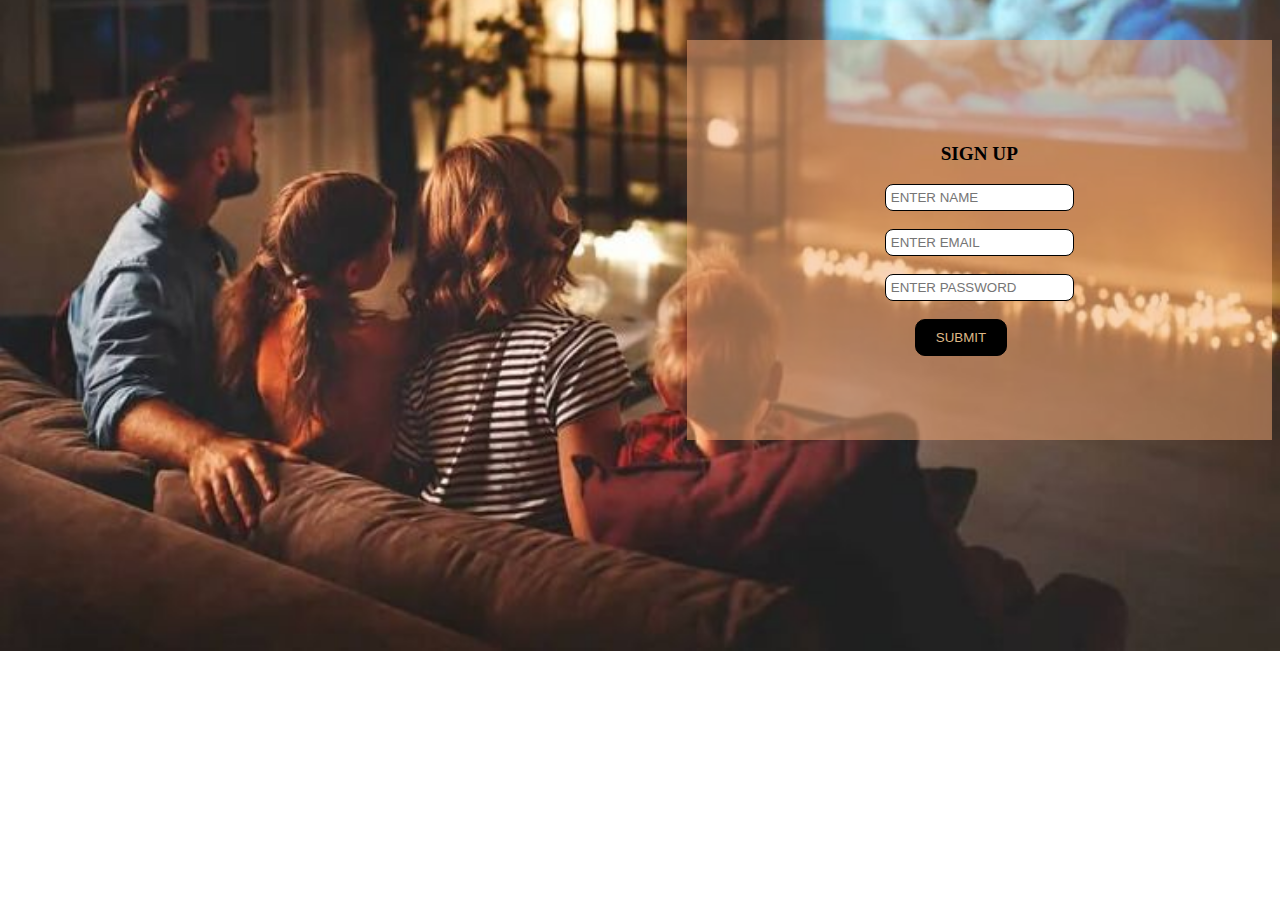
<file: index.html>
<!DOCTYPE html>
<html lang="en">
<head>
    <meta charset="UTF-8">
    <meta name="viewport" content="width=device-width, initial-scale=1.0">
    <link rel="stylesheet" href="style.css">
    <title>SIGN UP</title>
</head>
<body>
    <section id="signup">
        <div id="img1">
            
        </div>
        <div id="form1">
            <h3>SIGN UP</h3>
            <form action="./login.html">
                <input type="text" id="name" placeholder="ENTER NAME"> <br><br>
                <input type="email"  id="email" placeholder="ENTER EMAIL"> <br> <br>
                <input type="text"  id="pass" placeholder="ENTER PASSWORD"> <br><br>
                <button type="submit" onclick="signup()">SUBMIT</button>
            </form>
        </div>

    </section>
    <script src="./index.js"> </script>
</body>
</html>
</file>
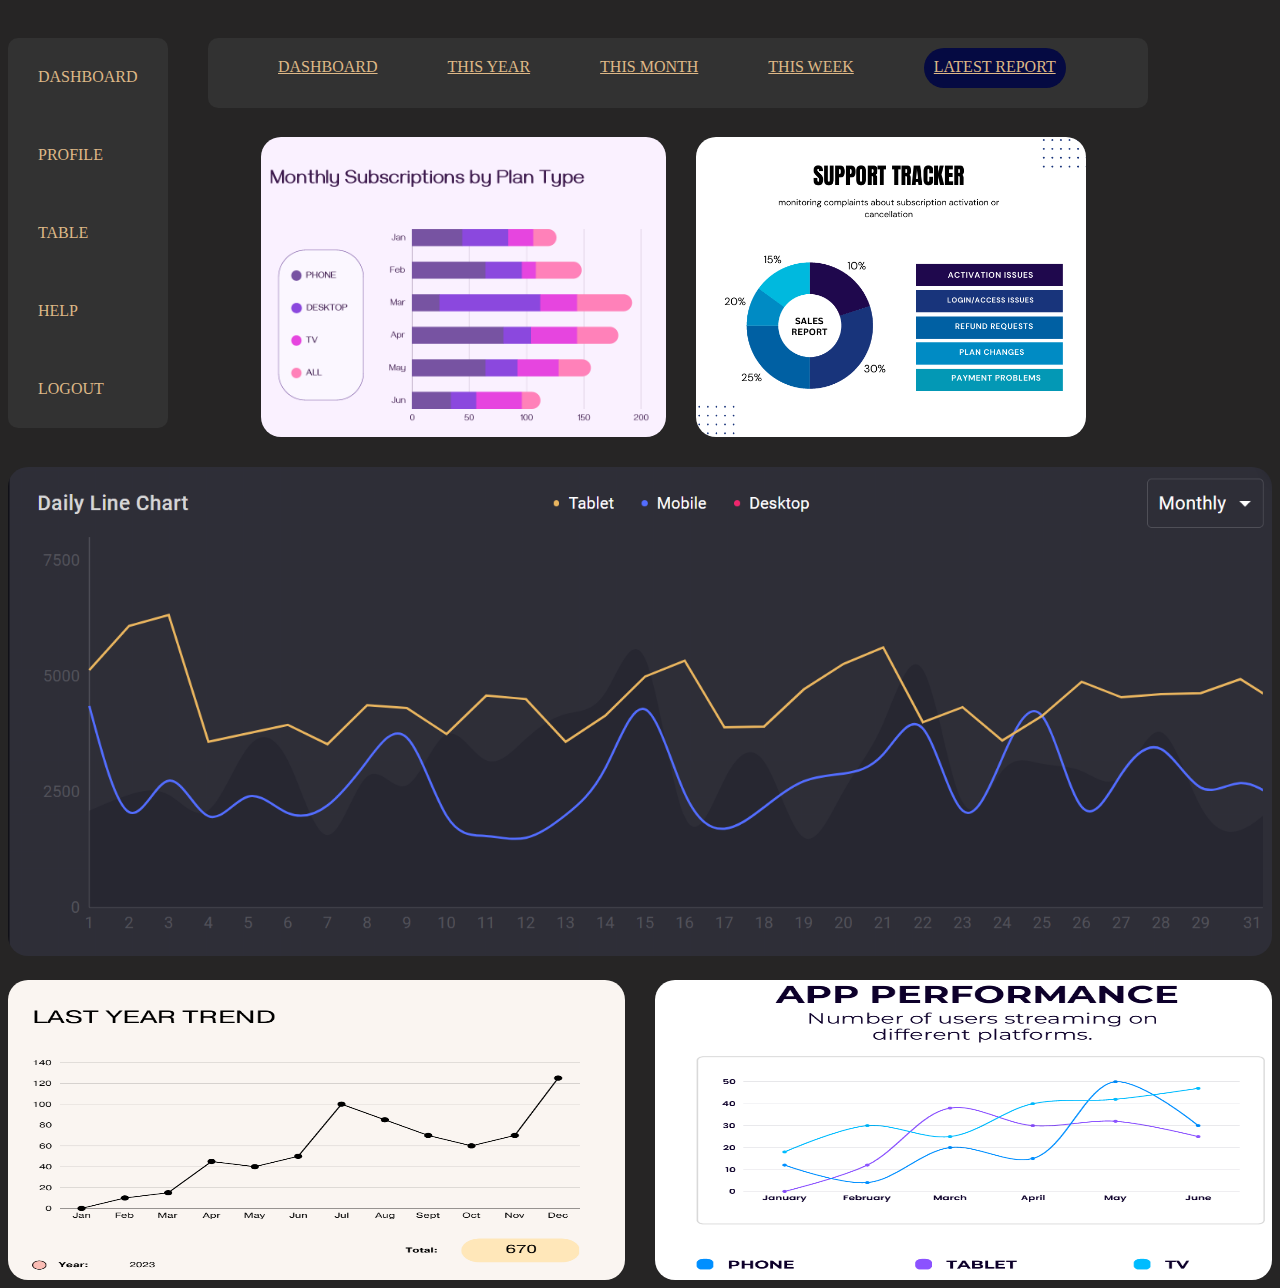
<file: dashboard.html>
<!DOCTYPE html>
<html lang="en">
<head>
    <meta charset="UTF-8">
    <meta name="viewport" content="width=device-width, initial-scale=1.0">
    <link rel="stylesheet" href="styledash.css">
    <title>Document</title>
</head>
<body>
    <!-- NAVBAR -->
    <section id="navbar">
        <div id="nav"> 
            <a href="dashboard.html">DASHBOARD</a>
            <a href="Profile.html">PROFILE</a>
            <a href="table.html">TABLE</a>
            <a href="contact.html">HELP</a>
            <a href="index.html">LOGOUT</a>
        </div>
        <div id="horizontal">
            <a href="./dashboard.html">DASHBOARD</a>
            <a href="">THIS YEAR</a>
            <a href="">THIS MONTH</a>
            <a href="">THIS WEEK</a>
            <a href="" id="latest">LATEST REPORT</a>

        </div>
    </section>
    <section id="charts">
        <div id="firstblock">
            <img src="./subscription.png" alt="">
            <img src="./supporttracker.png" alt="">
        </div>
        <div id="mid">
            <img src="./daily1.png" alt="">
        </div>
        <div id="last">
            <img src="./last year.png" alt="">
            <img src="./app per.png" alt="">
            

        </div>
    </section>

</body>
</html>
</file>
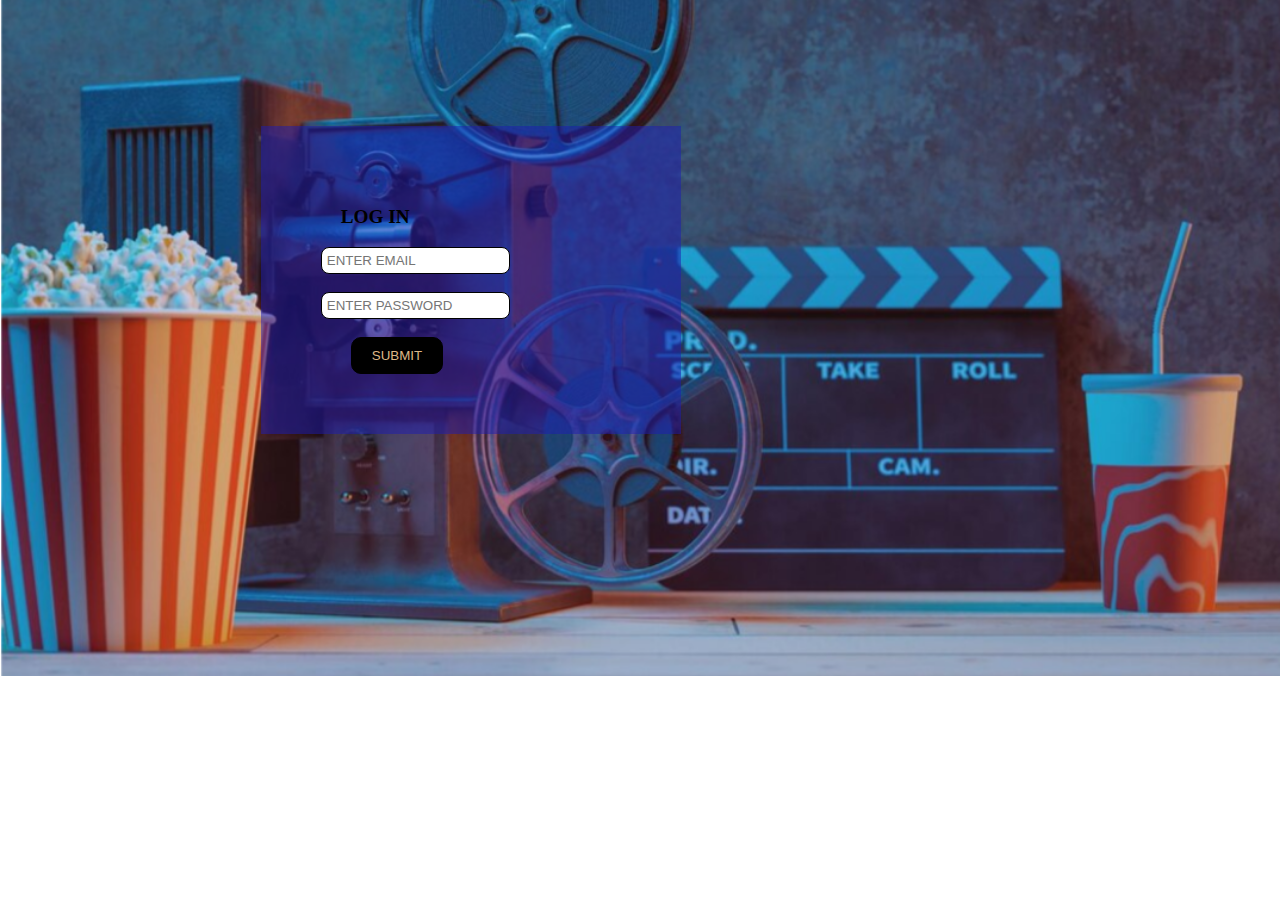
<file: login.html>
<!DOCTYPE html>
<html lang="en">
<head>
    <meta charset="UTF-8">
    <meta name="viewport" content="width=device-width, initial-scale=1.0">
    <style>
        body{
            background-image: url("./loginbg.png");
            background-position: center;
            background-size: cover;
            background-repeat: no-repeat;
            height: 500px;

        }
        #form1{
           margin-top: 10%;
           margin-left: 20%; 
           background-color: rgba(27, 27, 179, 0.5);
           width: 300px;
           padding: 60px;
        }
        #form1 input{
             border-radius: 8px;
    padding: 5px;
    border: 1px solid black;
        }
         #form1 button{
    background-color: black;
    color: burlywood;
    padding: 10px 20px;
    border-radius: 10px;
    margin-left: 30px;
    border: 1px solid black;
}
#form1 button:hover{
    background-color: burlywood;
    color: black;
}
#form1 h3{
    text-transform: uppercase;
    font-family: Georgia, 'Times New Roman', Times, serif;
    font-size: larger;
    margin-left: 20px;
}
</style>
    <title>LOGIN PAGE</title>
</head>
<body>
    <div id="form1">
        <h3>LOG IN</h3>
    <form action="">
                <input type="email"  id="email1" placeholder="ENTER EMAIL"> <br> <br>
                <input type="text"  id="pass1" placeholder="ENTER PASSWORD"> <br><br>
                <button onclick="login()">SUBMIT</button>
            </form>
            </div>   
   
    <script src="./index.js"></script>
</body>
</html>
</file>
<file: style.css>
/* SIGNUP PAGE */
body{
    background-image: url("./signup3.jpg");
    background-position: center;
    background-size: cover;
    background-repeat: no-repeat;
}
#signup{
    margin-top: 40PX;
    margin-left: 5%;
   display: grid;
   grid-template-columns: 1fr 1fr;
   gap: 30px;
}
#signup #form1 {
    background-color:rgba(244, 170, 117, 0.5) ;
    height: 400px;
    display: flex;
    flex-direction: column;
    justify-content: center;
    align-items: center;

}
#signup #form1 h3{
    text-transform: uppercase;
    font-family: Georgia, 'Times New Roman', Times, serif;
    font-size: larger
}
#signup #form1 input{
    border-radius: 8px;
    padding: 5px;
    border: 1px solid black;
}
#signup #form1 button{
    background-color: black;
    color: burlywood;
    padding: 10px 20px;
    border-radius: 10px;
    margin-left: 30px;
    border: 1px solid black;
}
#signup #form1 button:hover{
    background-color: burlywood;
    color: black;
}
</file>
<file: styledash.css>
/* DASHBOARD PAGE */
body{
    background-color: rgb(38, 37, 37);
}
#navbar{
    display: flex;
    margin-top: -10px;
    gap: 40px;
}
#navbar #horizontal a{
    text-decoration: none;
    color: burlywood;
    text-decoration: underline;
}
#navbar #horizontal{
    display: flex;
    gap: 70px;
     background-color: rgb(50, 50, 50);
    width: 800px;
    padding: 20px 70px;
    margin-top: 40px;
    height: 30px;
    border-radius: 10px;
}
#navbar #nav{
    display: flex;
    flex-direction: column;
    gap: 60px;
    background-color: rgb(50, 50, 50);
    width: 100px;
    padding: 30px;
    margin-top: 40px;
        border-radius: 10px;
}
#navbar #nav a{
    text-decoration: none;
    color: burlywood;

}
#latest{
    background-color: rgb(5, 10, 66);
    padding: 10px;
    border-radius: 20px;
    margin-top: -10px;
    height: 20px;

}
/* CHART SECTION */
#charts #firstblock{
    display: flex; 
    gap: 30px;
    margin-left: 20%;
    margin-top: -23%;
}
#charts #firstblock img{
    height: 300px;
    width: 700p;
    border-radius: 20px;
}
#charts #mid img{
    margin-top: 30px;
    width: 100%;
    border-radius: 20px;
}
#charts #last img{
height: 300px;
    width: 800px;
    border-radius: 20px;
}
#charts #last {
display: flex;
margin-top: 20px;
gap: 30px;

}
</file>
